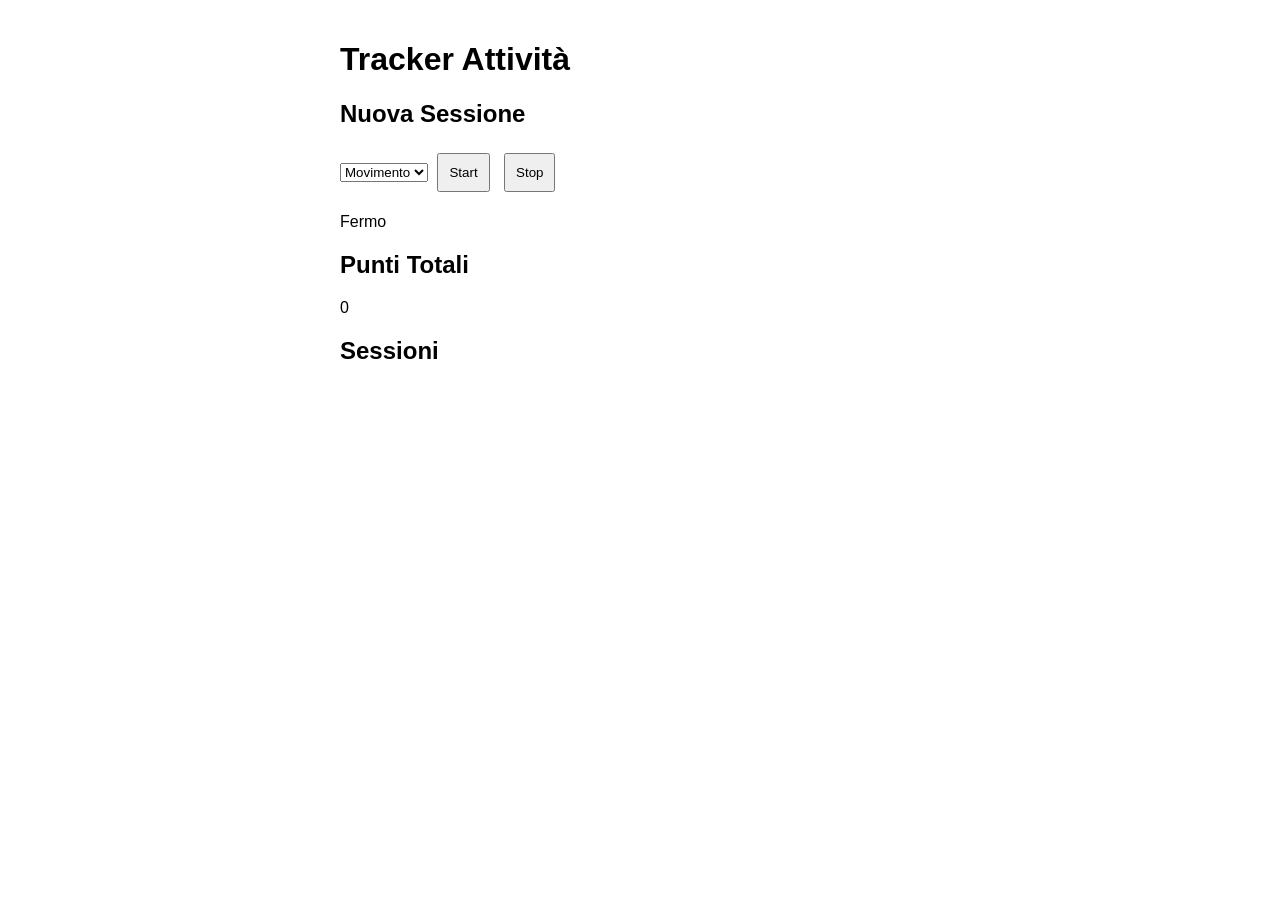
<file: index.html>
<!DOCTYPE html>
<html lang="it">
<head>
  <meta charset="UTF-8">
  <title>Tracker App</title>
  <link rel="stylesheet" href="style.css">
</head>
<body>

<h1>Tracker Attività</h1>

<section>
  <h2>Nuova Sessione</h2>

  <select id="type">
    <option value="movement">Movimento</option>
    <option value="device">Dispositivo</option>
  </select>

  <button id="startBtn">Start</button>
  <button id="stopBtn">Stop</button>

  <p id="status">Fermo</p>
</section>

<section>
  <h2>Punti Totali</h2>
  <p id="points">0</p>
</section>

<section>
  <h2>Sessioni</h2>
  <ul id="sessionList"></ul>
</section>

<script src="app.js"></script>
</body>
</html>
</file>
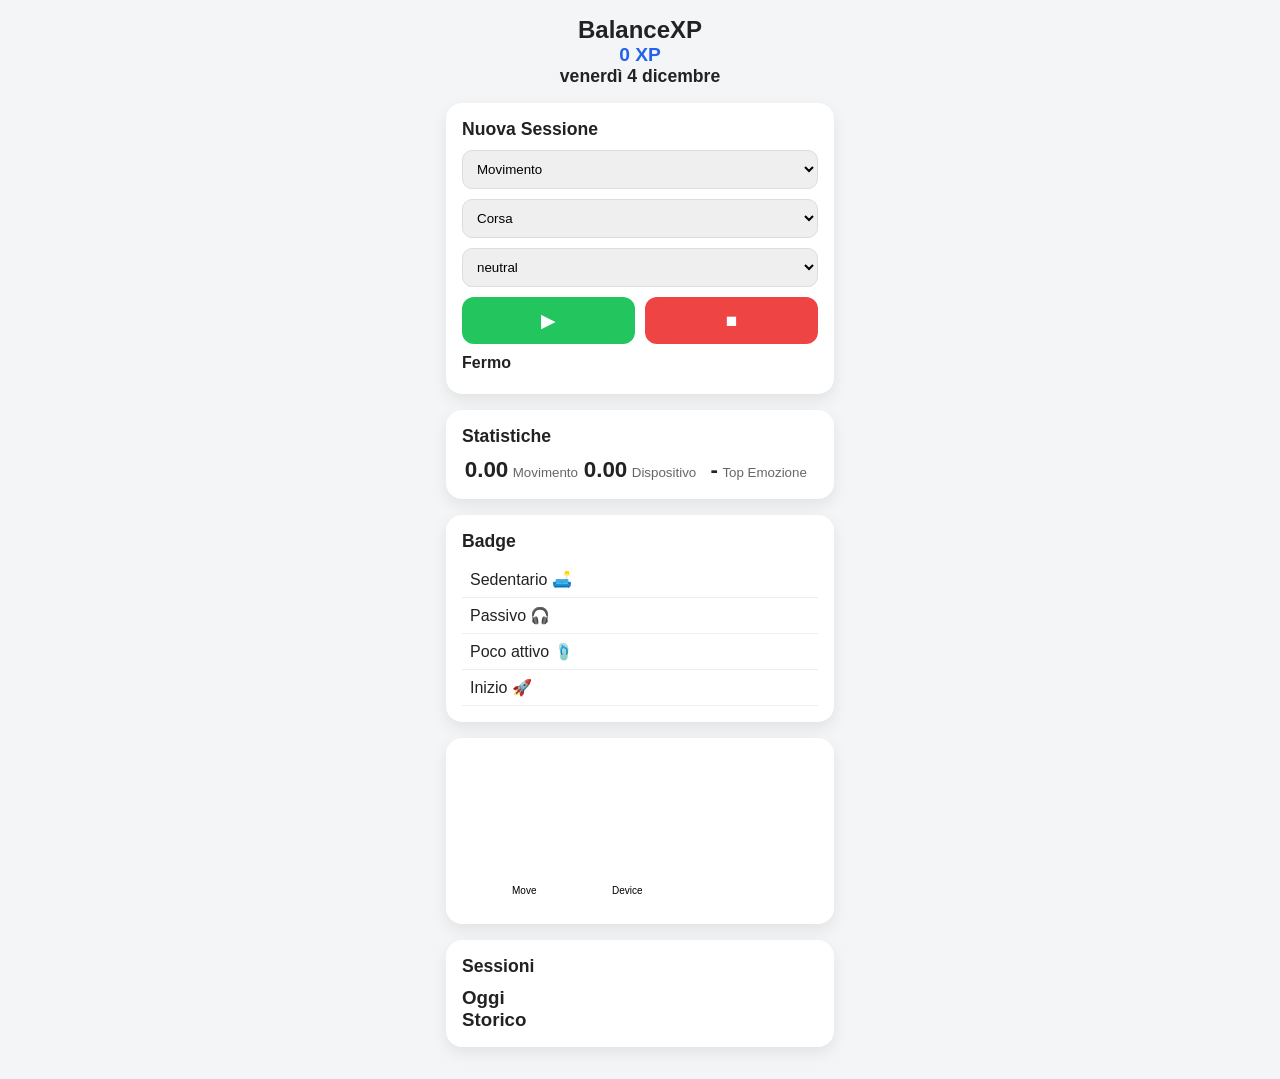
<file: index2.html>
<!DOCTYPE html>
<html lang="it">
<head>
  <meta charset="UTF-8">
  <title>Tracker App</title>
  <link rel="stylesheet" href="style2.css">
</head>
<body>

<div class="app">

  <!-- HEADER -->
  <header class="app-header">
    <h1>BalanceXP</h1>
    <p id="points">0 XP</p>
    <h2 id="todayDate"></h2>
  </header>

  <!-- SESSION CARD -->
  <section class="card">

    <h2>Nuova Sessione</h2>

    <select id="type">
        <option value="movement">Movimento</option>
        <option value="device">Dispositivo</option>
    </select>
    <select id="category"></select>
    <select id="emotion"></select>
    <select id="toneSelect"></select>

    <div class="buttons">
      <button id="startBtn">▶</button>
      <button id="stopBtn">■</button>
    </div>

    <p id="stato">Fermo</p>
    <p id="message"></p>

  </section>

  <!-- STATS -->
  <section class="card stats">
    <h2>Statistiche</h2>
    <div class="stat-grid">
      <div>
        <span id="moveTime">0</span>
        <small>Movimento</small>
      </div>
      <div>
        <span id="deviceTime">0</span>
        <small>Dispositivo</small>
      </div>
      <div>
        <span id="topEmotion">-</span>
        <small>Top Emozione</small>
      </div>
    </div>
  </section>

  <!-- BADGE -->
  <section class="card">
    <h2>Badge</h2>
    <ul id="badgeList"></ul>
  </section>

  <!-- GRAFICO -->
  <section class="card">
    <canvas id="chart"></canvas>
  </section>

  <!-- SESSION LIST -->
<div id="history"></div>
  <section class="card">
    <h2>Sessioni</h2>
    <h3>Oggi</h3>
    <ul id="todayList"></ul>

    <h3>Storico</h3>
    <ul id="sessionList"></ul>
  </section>

</div>

<script src="app2.js"></script>
</body>
</html>
</file>
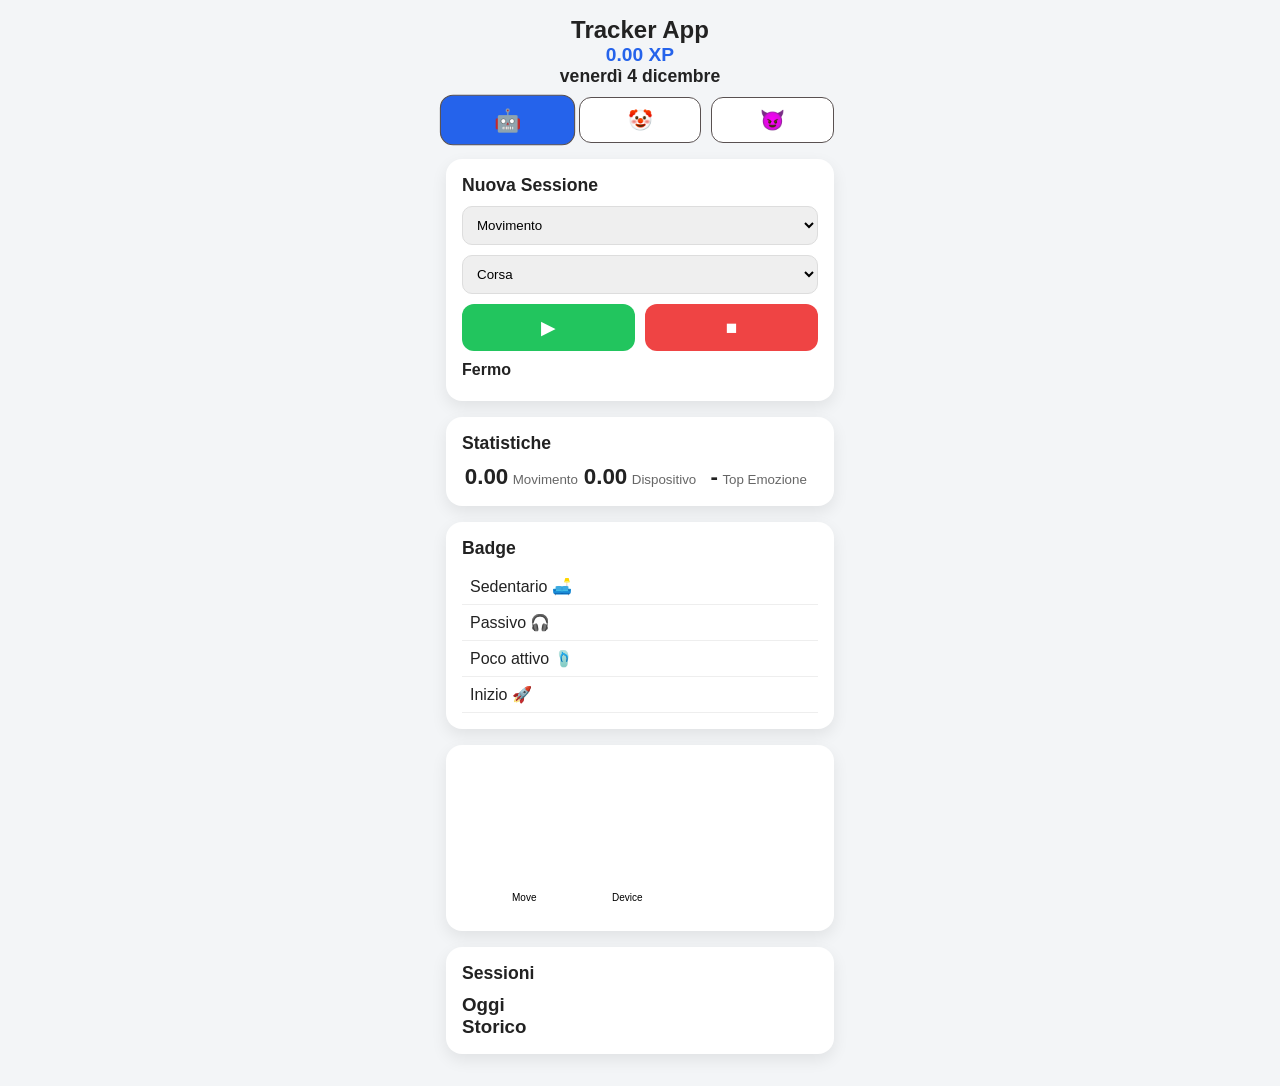
<file: index3.html>
<!DOCTYPE html>
<html lang="it">
<head>
  <meta charset="UTF-8">
  <title>Tracker App</title>
  <link rel="stylesheet" href="style3.css">
</head>
<body>

<div class="app">

  <!-- HEADER -->
  <header class="app-header">
    <h1>Tracker App</h1>
    <p id="points">0 XP</p>
    <h2 id="todayDate"></h2>
    <div class="tone-picker">
        <button data-tone="neutral">🤖</button>
        <button data-tone="ironic">🤡</button>
        <button data-tone="dark">😈</button>
    </div>
  </header>

  <!-- SESSION CARD -->
  <section class="card">

    <h2>Nuova Sessione</h2>

    <select id="type">
        <option value="movement">Movimento</option>
        <option value="device">Dispositivo</option>
    </select>
    <select id="category"></select>
    <select id="emotion"></select>

    <div class="buttons">
      <button id="startBtn">▶</button>
      <button id="stopBtn">■</button>
    </div>

    <p id="stato">Fermo</p>
    <p id="message"></p>

  </section>

  <!-- STATS -->
  <section class="card stats">
    <h2>Statistiche</h2>
    <div class="stat-grid">
      <div>
        <span id="moveTime">0</span>
        <small>Movimento</small>
      </div>
      <div>
        <span id="deviceTime">0</span>
        <small>Dispositivo</small>
      </div>
      <div>
        <span id="topEmotion">-</span>
        <small>Top Emozione</small>
      </div>
    </div>
  </section>

  <!-- BADGE -->
  <section class="card">
    <h2>Badge</h2>
    <ul id="badgeList"></ul>
  </section>

  <!-- GRAFICO -->
  <section class="card">
    <canvas id="chart"></canvas>
  </section>

  <!-- SESSION LIST -->

  <section class="card">
    <h2>Sessioni</h2>
    <h3>Oggi</h3>
    <ul id="todayList"></ul>

    <h3>Storico</h3>
    <div id="history"></div>
        <ul id="sessionList"></ul>
    </div>
  </section>



<script src="app3.js"></script>
</body>
</html>
</file>
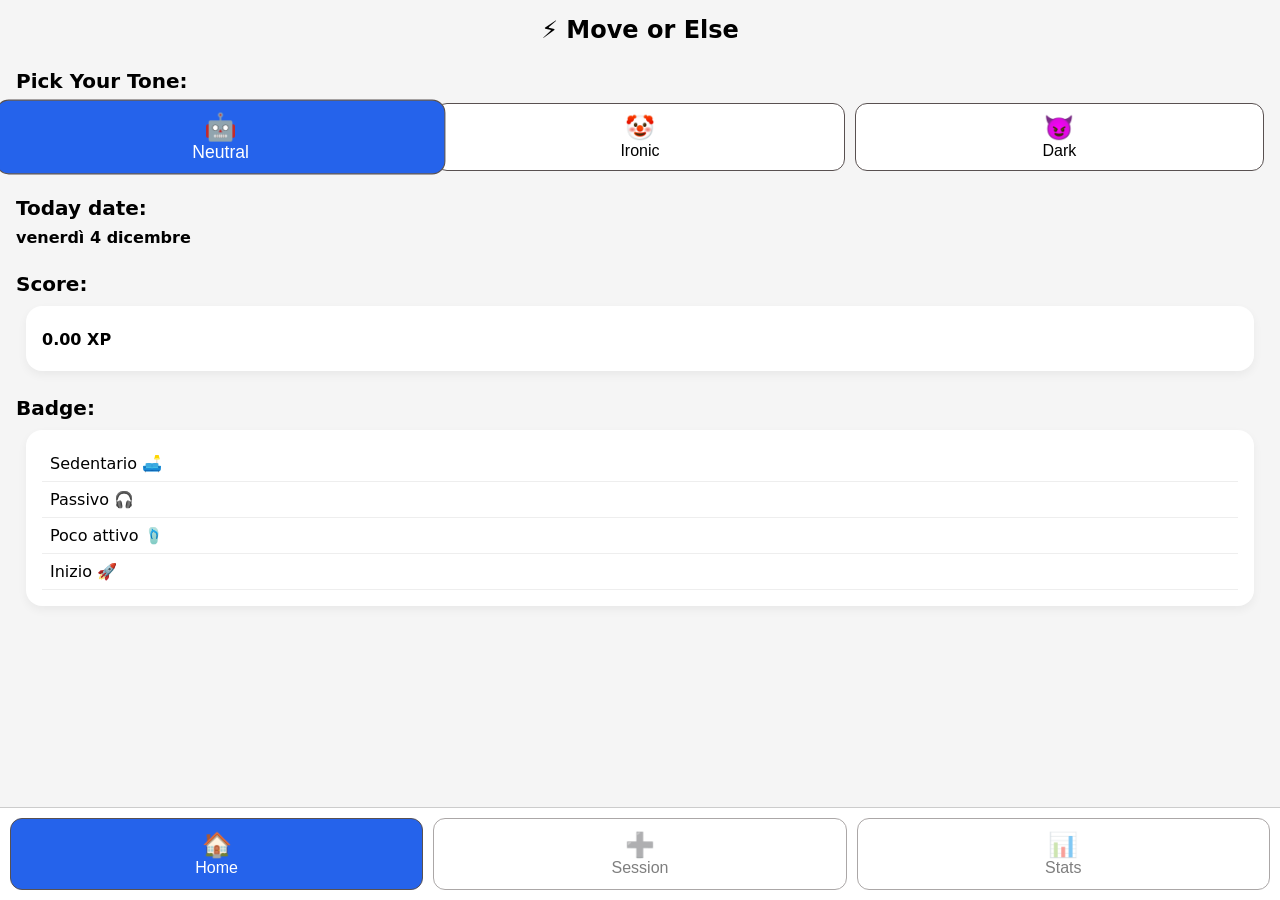
<file: index4.html>
<!DOCTYPE html>
<html lang="it">
<head>
  <meta charset="UTF-8">
  <meta name="viewport" content="width=device-width, initial-scale=1.0">
  <title>Tracker App</title>
  <link rel="stylesheet" href="style4.css">
</head>
<body>

<div id="app">

  <!-- SCREEN 1 -->
  <section id="screen-home" class="screen active">
    <h1>⚡ Move or Else</h1>
    <h2>Pick Your Tone:</h2>
    <div class="tone-picker">
        <button data-tone="neutral">
            <span class="tone-icon">🤖</span>
            <span class="tone-label">Neutral</span>
        </button>
        <button data-tone="ironic">
            <span class="tone-icon">🤡</span>
            <span class="tone-label">Ironic</span>
        </button>
        <button data-tone="dark">
            <span class="tone-icon">😈</span>
            <span class="tone-label">Dark</span>
        </button>
    </div>

    <h2 id="welcomeMessage"></h2>
    
    <h2 >Today date:</h2>
      <h3 id="todayDate"></h3>

    <h2>Score:</h2>
      <div class="card">
        <h3 id="points"></h3>
        <p id="message"></p>  
      </div>
    <h2>Badge:</h2>
      <div class="card">
        <ul id="badgeList"></ul>
      </div>
  </section>


  <!-- SCREEN 2 -->
  <section id="screen-session" class="screen">
    <h1>⚡ Move or Else</h1>
    <h2>New Session:</h2>
    <select id="type">
        <option value="movement">Movimento</option>
        <option value="device">Dispositivo</option>
    </select>
    <select id="category"></select>
    <select id="emotion"></select>

    <div class="buttons">
      <button id="startBtn">▶</button>
      <button id="stopBtn">■</button>
    </div>

    <p id="stato">Fermo</p>
    <p id="message"></p>
   
<!-- BADGE -->
  <h2>Last Badge:</h2>
  <div class="card">
        <p id="lastBadge"></p>
  </div>
 <!-- SESSIONS --> 
  <h2>Sessions:</h2>
  <div class="card">
        <h2>Sessioni</h2>
        <h3>Oggi</h3>
        <ul id="todayList"></ul>

        <h3>Storico</h3>
        <div id="history"></div>
            <ul id="sessionList"></ul>
        </div>
    </div>
  </section>


  <!-- SCREEN 3 -->
<section id="screen-stats" class="screen">
    <h1>⚡ Move or Else</h1>
    <h2>Stats</h2>
        <div class="stat-grid">
            <div>
                <span id="moveTime">0</span>
                <small>Movimento</small>
            </div>
            <div>
                <span id="deviceTime">0</span>
                <small>Dispositivo</small>
            </div>
                <div>
                <span id="topEmotion">-</span>
                <small>Top Emozione</small>
                </div>

        </div>

 <!-- GRAFICO -->
    <h2>Activity Over Time</h2>
    <div class="card chart-container">
        <canvas id="chart" width="200" height="200"></canvas>
        <div id="legend"></div>
    </div>
  </section>


  <!-- NAV BAR -->
    <nav class="nav">
        <button class="nav-btn active" data-screen="home">
            <span class="nav-icon">🏠</span>
            <span class="nav-label">Home</span>
        </button>
        <button class="nav-btn" data-screen="session">
            <span class="nav-icon">➕</span>
            <span class="nav-label">Session</span>
        </button>

        <button class="nav-btn" data-screen="stats">
            <span class="nav-icon">📊</span>
            <span class="nav-label">Stats</span>
        </button>
    </nav>

</div>

<script src="app4.js"></script>
</body>
</html>
</file>
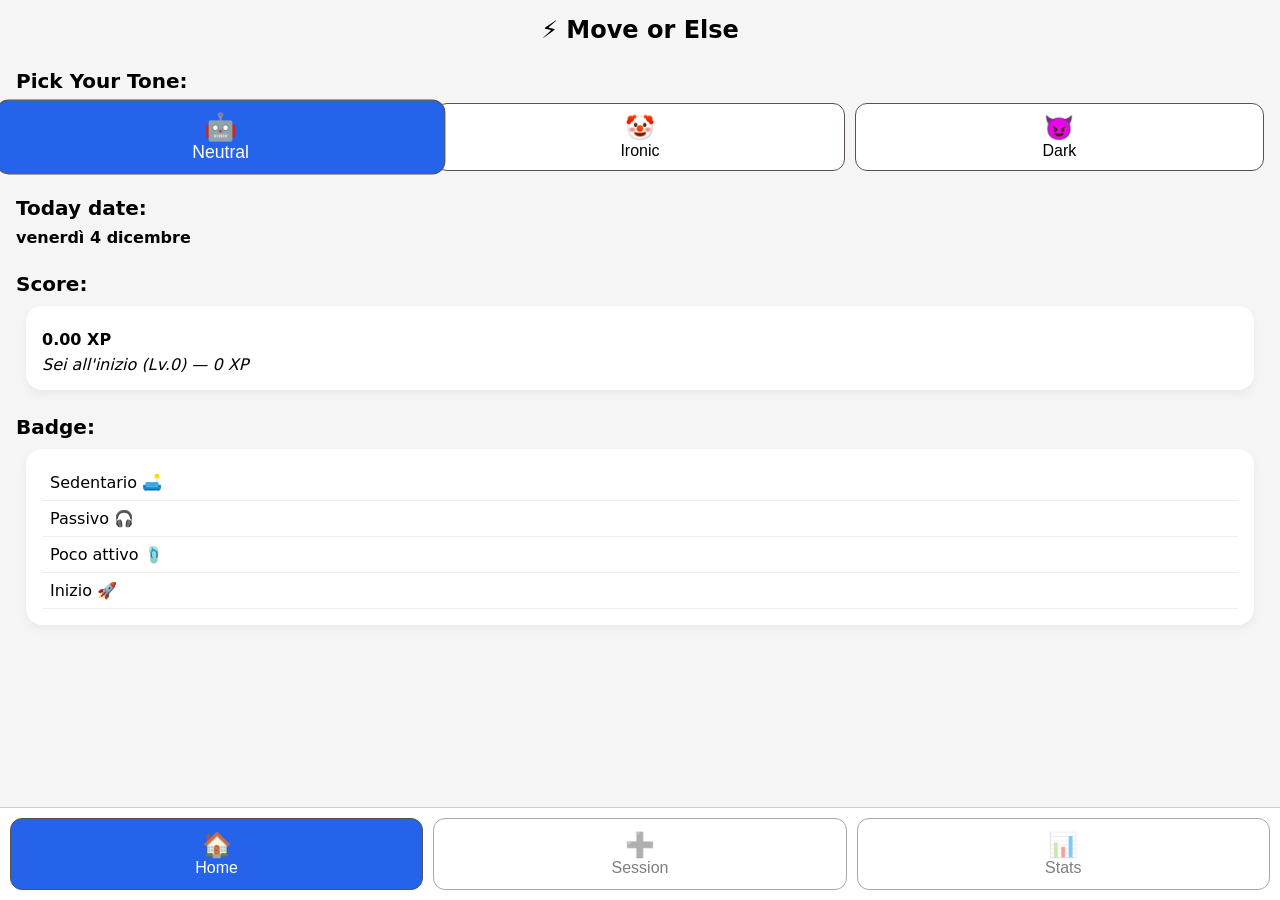
<file: index5.html>
<!DOCTYPE html>
<html lang="it">
<head>
  <meta charset="UTF-8">
  <meta name="viewport" content="width=device-width, initial-scale=1.0">
  <title>Tracker App</title>
  <link rel="stylesheet" href="style5.css">
</head>
<body>

<div id="app">

  <!-- SCREEN 1 -->
  <section id="screen-home" class="screen active">
    <h1>⚡ Move or Else</h1>
    <h2>Pick Your Tone:</h2>
    <div class="tone-picker">
        <button data-tone="neutral">
            <span class="tone-icon">🤖</span>
            <span class="tone-label">Neutral</span>
        </button>
        <button data-tone="ironic">
            <span class="tone-icon">🤡</span>
            <span class="tone-label">Ironic</span>
        </button>
        <button data-tone="dark">
            <span class="tone-icon">😈</span>
            <span class="tone-label">Dark</span>
        </button>
    </div>

    <h2 id="welcomeMessage"></h2>
    
    <h2 >Today date:</h2>
      <h3 id="todayDate"></h3>

    <h2>Score:</h2>
      <div class="card">
        <h3 id="points"></h3>
        <p id="message"></p>  
      </div>
    <h2>Badge:</h2>
      <div class="card">
        <ul id="badgeList"></ul>
      </div>
  </section>


  <!-- SCREEN 2 -->
  <section id="screen-session" class="screen">
    <h1>⚡ Move or Else</h1>
    <h2>New Session:</h2>
    <select id="type">
        <option value="movement">Movimento</option>
        <option value="device">Dispositivo</option>
    </select>
    <select id="category"></select>
    <select id="emotion"></select>

    <div class="buttons">
      <button id="startBtn">▶</button>
      <button id="stopBtn">■</button>
    </div>

    <p id="stato">Fermo</p>
    <p id="message"></p>
   
<!-- BADGE -->
  <h2>Last Badge:</h2>
  <div class="card">
        <p id="lastBadge"></p>
  </div>
 <!-- SESSIONS --> 
  <h2>Sessions:</h2>
  <div class="card">
        <h2>Sessioni</h2>
        <h3>Oggi</h3>
        <ul id="todayList"></ul>

        <h3>Storico</h3>
        <div id="history"></div>
            <ul id="sessionList"></ul>
        </div>
    </div>
  </section>


  <!-- SCREEN 3 -->
<section id="screen-stats" class="screen">
    <h1>⚡ Move or Else</h1>
    <h2>Stats</h2>
        <div class="stat-grid">
            <div>
                <span id="moveTime">0</span>
                <small>Movimento</small>
            </div>
            <div>
                <span id="deviceTime">0</span>
                <small>Dispositivo</small>
            </div>
            <div>
                <span id="topEmotion">-</span>
                <small>Top Emozione</small>
            </div>
            <div>
                <span id="streak">0</span>
                <small>Streak</small>
            </div>
            <div>
                <span id="emotionScore">0</span>
                <small>Mind Score</small>
            </div>
            <div>
                <span id="level">0</span>
                <small>Level</small>
            </div>
        </div>

 <!-- GRAFICO -->
    <h2>Activity Over Time</h2>
    <div class="card chart-container">
        <canvas id="chart" width="200" height="200"></canvas>
        <div id="legend"></div>
    </div>
  </section>


  <!-- NAV BAR -->
    <nav class="nav">
        <button class="nav-btn active" data-screen="home">
            <span class="nav-icon">🏠</span>
            <span class="nav-label">Home</span>
        </button>
        <button class="nav-btn" data-screen="session">
            <span class="nav-icon">➕</span>
            <span class="nav-label">Session</span>
        </button>

        <button class="nav-btn" data-screen="stats">
            <span class="nav-icon">📊</span>
            <span class="nav-label">Stats</span>
        </button>
    </nav>

</div>

<script src="app5.js"></script>
</body>
</html>
</file>
<file: style.css>
body {
  font-family: Arial;
  padding: 20px;
  max-width: 600px;
  margin: auto;
}

button {
  padding: 10px;
  margin: 5px;
}

section {
  margin-bottom: 20px;
}

@media (max-width: 600px) {
  body {
    padding: 10px;
  }
}
</file>
<file: style2.css>
/* RESET */
* {
  box-sizing: border-box;
  margin: 0;
  padding: 0;
}

/* BASE */
body {
  font-family: -apple-system, BlinkMacSystemFont, sans-serif;
  background: #f3f5f7;
  color: #222;
}

/* APP CONTAINER */
.app {
  max-width: 420px;
  margin: auto;
  padding: 16px;
}

/* HEADER */
.app-header {
  text-align: center;
  margin-bottom: 16px;
}

.app-header h1 {
  font-size: 1.5rem;
}

.app-header p {
  font-size: 1.2rem;
  color: #2563eb;
  font-weight: bold;
}

/* CARD */
.card {
  background: white;
  padding: 16px;
  border-radius: 16px;
  margin-bottom: 16px;
  box-shadow: 0 6px 16px rgba(0,0,0,0.08);
}

/* TITOLI */
h2 {
  margin-bottom: 10px;
  font-size: 1.1rem;
}

/* SELECT */
select {
  width: 100%;
  padding: 10px;
  margin-bottom: 10px;
  border-radius: 10px;
  border: 1px solid #ddd;
}

/* BUTTONS */
.buttons {
  display: flex;
  gap: 10px;
}

button {
  flex: 1;
  padding: 12px;
  border-radius: 12px;
  border: none;
  font-size: 1.2rem;
  cursor: pointer;
}
#emotion {
  display: none;
}

#startBtn {
  background: #22c55e;
  color: white;
}

#stopBtn {
  background: #ef4444;
  color: white;
}

/* STATUS */
#stato {
  margin-top: 10px;
  font-weight: bold;
}

#message {
  margin-top: 6px;
  font-style: italic;
}

/* STATS GRID */
.stat-grid {
  display: grid;
  grid-template-columns: repeat(3, 1fr);
  text-align: center;
}

.stat-grid span {
  font-size: 1.4rem;
  font-weight: bold;
}

.stat-grid small {
  color: #666;
}

/* LIST */
ul {
  list-style: none;
}

li {
  padding: 8px;
  border-bottom: 1px solid #eee;
}

/* IRONIC MODE (collegato al tuo tone) */
body.ironic {
  background: #cbdbeb;
  color: #292438;
}

body.ironic.card {
  background: #1e293b;
}

/* DARK MODE (collegato al tuo tone) */
body.dark {
  background: #0f1720;
  color: white;
}

body.dark.card {
  background: #1e293b;
}


/* RESPONSIVE EXTRA */
@media (max-width: 400px) {
  .app {
    padding: 10px;
  }
}
</file>
<file: style3.css>
/* RESET */
* {
  box-sizing: border-box;
  margin: 0;
  padding: 0;
}

:root {
  --primary: #2563eb;
  --surface: white;
  --text: #222;
  --text-soft: #666;
  --shadow: 0 6px 16px rgba(0,0,0,0.08);

}

/* BASE */
body {
  font-family: -apple-system, BlinkMacSystemFont, sans-serif;
  background: #f3f5f7;
  color: #222;
}

/* APP CONTAINER */
.app {
  max-width: 420px;
  margin: auto;
  padding: 16px;
}

/* HEADER */
.app-header {
  text-align: center;
  margin-bottom: 16px;
}

.app-header h1 {
  font-size: 1.5rem;
}

.app-header p {
  font-size: 1.2rem;
  color: #2563eb;
  font-weight: bold;
}

/* CARD */
.card {
  background: white;
  padding: 16px;
  border-radius: 16px;
  margin-bottom: 16px;
  box-shadow: 0 6px 16px rgba(0,0,0,0.08);
}

/* TITOLI */
h2 {
  margin-bottom: 10px;
  font-size: 1.1rem;
}

/* SELECT */
select {
  width: 100%;
  padding: 10px;
  margin-bottom: 10px;
  border-radius: 10px;
  border: 1px solid #ddd;
}

/* BUTTONS */
.buttons {
  display: flex;
  gap: 10px;
}

button {
  flex: 1;
  padding: 12px;
  border-radius: 12px;
  border: none;
  font-size: 1.2rem;
  cursor: pointer;
}
#emotion {
  display: none;
}

#startBtn {
  background: #22c55e;
  color: white;
}

#stopBtn {
  background: #ef4444;
  color: white;
}

.tone-picker {
  display: flex;
  gap: 10px;
  margin-bottom: 10px;
}

.tone-picker button {
  font-size: 20px;
  border: 1px solid #595151;
  background-color: var(--surface);
  padding: 10px;
  border-radius: 12px;
  cursor: pointer;
  transition: all 0.2s ease;
}

.tone-picker button.active {
  background-color: var(--primary);
  color: white;
  transform: scale(1.1);
}

.emoji-picker {
  display: flex;
  gap: 6px;
  margin-top: 6px;
}

.emoji-picker span {
  cursor: pointer;
  font-size: 20px;
  transition: transform 0.15s ease;
}

.emoji-picker span:hover {
  transform: scale(1.3);
}

.emoji-selected {
  font-size: 20px;
}

.session-card {
  background: var(--surface);
  padding: 12px;
  border-radius: 14px;
  margin-bottom: 10px;
  box-shadow: var(--shadow);
}

.session-top {
  display: flex;
  justify-content: space-between;
  font-size: 12px;
  color: var(--text-soft);
}

.session-main {
  margin-top: 6px;
}

.session-bottom {
  margin-top: 8px;
}

/* STATUS */
#stato {
  margin-top: 10px;
  font-weight: bold;
}

#message {
  margin-top: 6px;
  font-style: italic;
}

/* STATS GRID */
.stat-grid {
  display: grid;
  grid-template-columns: repeat(3, 1fr);
  text-align: center;
}

.stat-grid span {
  font-size: 1.4rem;
  font-weight: bold;
}

.stat-grid small {
  color: #666;
}

/* LIST */
ul {
  list-style: none;
}

li {
  padding: 8px;
  border-bottom: 1px solid #eee;
}

/* IRONIC MODE (collegato al tuo tone) */
body.ironic {
  background: #cbdbeb;
  color: #292438;
}

body.ironic.card {
  background: #1e293b;
}

/* DARK MODE (collegato al tuo tone) */
body.dark {
  background: #0f1720;
  color: white;
}

body.dark.card {
  background: #1e293b;
}


/* RESPONSIVE EXTRA */
@media (max-width: 400px) {
  .app {
    padding: 10px;
  }
}
</file>
<file: style4.css>
/* RESET */
* {
  box-sizing: border-box;
  margin: 0;
  padding: 0;
}

:root {
  --primary: #2563eb;
  --surface: white;
  --text: #382222;
  --text-soft: #604c4c;
  --shadow: 0 6px 16px rgba(0,0,0,0.08);

}

/* BASE */
body {
  font-family: system-ui, sans-serif;
  background: #f5f5f5;
  font-size: 16px;  
}

/* APP CONTAINER */
#app {
  max-width: 500px; /* stile app */
  margin: auto;
  padding-bottom: 80px; /* spazio navbar */
}

/* SCREEN */

.screen {
  display: none;
  position: absolute;
  top: 0;
  left: 0;
  width: 100%;
  transition: all 0.3s ease;
  padding: 16px;
}

.screen.active {
  display: block;
}

/* HEADER */
.app-header {
  text-align: center;
  margin-bottom: 16px;
}

.app-header h1 {
  font-size: 1.5rem;
}

.app-header p {
  font-size: 1.2rem;
  color: #2563eb;
  font-weight: bold;
}

/* CARD */
.card {
  background: white;
  padding: 16px;
  border-radius: 16px;
  margin: 10px;
  box-shadow: 0 4px 10px rgba(0,0,0,0.05);
}

/* TITOLI */
h1 {
  font-size: 24px;
  margin-bottom: 15px;
  text-align: center;
}

h2 {
  font-size: 20px;
  margin: 25px 0 0 0;
}

h3 {
  font-size: 16px;
  margin: 8px 0 0 0;
}

/* SELECT */
select {
  width: 100%;
  padding: 12px;
  font-size: 16px;
  margin-bottom: 10px;
  border-radius: 10px;
}

/* BOTTONI */
button {
  font-size: 18px;
  padding: 12px;
  border-radius: 12px;
  border: none;
  background: #ddd;
  width: 100%;
}

.buttons {
  display: flex;
  gap: 10px;
}

.buttons button {
  flex: 1;
  font-size: 22px;
}

#emotion {
  display: none;
}

#startBtn {
  background: #22c55e;
  color: white;
}

#stopBtn {
  background: #ef4444;
  color: white;
}

/* TONE PICKER */
.tone-picker {
  display: flex;
  justify-content: space-around;
  margin: 10px 0;
  gap: 10px;
}

.tone-picker button {
  font-size: 24px;
  border: 1px solid #595151;
  background-color: var(--surface);
  padding: 10px;
  border-radius: 12px;
  /* cursor: pointer; */
  transition: all 0.2s ease;
}
.tone-label {
  display: block;
  font-size: 16px;
}

.tone-picker .active {
  background-color: var(--primary);
  color: white;
  transform: scale(1.1);
}

.emoji-picker {
  display: flex;
  gap: 6px;
  margin-top: 6px;
}

.emoji-picker span {
  cursor: pointer;
  font-size: 20px;
  transition: transform 0.15s ease;
}

.emoji-picker span:hover {
  transform: scale(1.3);
}

.emoji-selected {
  font-size: 20px;
}

/* SESSION CARD */
.session-card {
  background: white;
  padding: 12px;
  border-radius: 12px;
  margin-bottom: 8px;
}

.session-top {
  display: flex;
  justify-content: space-between;
  font-size: 12px;
  color: var(--text-soft);
}

.session-main {
  margin-top: 6px;
}

.session-bottom {
  margin-top: 8px;
}

/* STATUS */
#stato {
  margin-top: 10px;
  font-weight: bold;
}

#message {
  margin-top: 6px;
  font-style: italic;
}
/* STAT GRID */
.stat-grid {
  display: grid;
  grid-template-columns: repeat(3, 1fr);
  text-align: center;
  margin-bottom: 15px;
}

.stat-grid span {
  font-size: 20px;
  font-weight: bold;
}

.stat-grid small {
  display: block;
  color: #666;
}

/* LIST */
ul {
  list-style: none;
}

li {
  padding: 8px;
  border-bottom: 1px solid #eee;
}

/* CHARTS */
.chart-container {
  display: flex;
  align-items: center;
  gap: 16px;
}

#legend {
  font-size: 12px;
}

/* NAVBAR */

.nav{
  position: fixed;
  bottom: 0;
  left: 0;
  width: 100%;
  display: flex;
  justify-content: space-around;
  gap: 10px;
  background: white;
  padding: 10px;
  border-top: 1px solid #ccc;
}

.nav-btn {
  background: none;
  opacity: 0.5;
  border: 1px solid #595151;
  font-size: 24px;
  /*transition: all 0.2s ease;*/
}

.nav-label {
  display: block;
  font-size: 16px;
}

/* active */
.nav-btn.active {
  opacity: 1;
  background-color: var(--primary);
  color: white;  
  /*transform: scale(1.1);*/
}

/* MODES */
/* IRONIC MODE (collegato al tuo tone) */
body.ironic {
  background: #6d98c3;
  color: #292438;
}

body.ironic.card {
  background: #d2dded;
}

/* DARK MODE (collegato al tuo tone) */
body.dark {
  background: #5a0c6f;
  color: #292438;
}

body.dark.card {
  background: #9c37b8;
}



/* RESPONSIVE EXTRA */
@media (max-width: 400px) {
  .app {
    padding: 10px;
  }
}
</file>
<file: style5.css>
/* RESET */
* {
  box-sizing: border-box;
  margin: 0;
  padding: 0;
}

:root {
  --primary: #2563eb;
  --surface: white;
  --text: #382222;
  --text-soft: #604c4c;
  --shadow: 0 6px 16px rgba(0,0,0,0.08);

}

/* BASE */
body {
  font-family: system-ui, sans-serif;
  background: #f5f5f5;
  font-size: 16px;  
}

/* APP CONTAINER */
#app {
  max-width: 500px; /* stile app */
  margin: auto;
  padding-bottom: 80px; /* spazio navbar */
}

/* SCREEN */

.screen {
  display: none;
  position: absolute;
  top: 0;
  left: 0;
  width: 100%;
  transition: all 0.3s ease;
  padding: 16px;
}

.screen.active {
  display: block;
}

/* HEADER */
.app-header {
  text-align: center;
  margin-bottom: 16px;
}

.app-header h1 {
  font-size: 1.5rem;
}

.app-header p {
  font-size: 1.2rem;
  color: #2563eb;
  font-weight: bold;
}

/* CARD */
.card {
  background: white;
  padding: 16px;
  border-radius: 16px;
  margin: 10px;
  box-shadow: 0 4px 10px rgba(0,0,0,0.05);
}

/* TITOLI */
h1 {
  font-size: 24px;
  margin-bottom: 15px;
  text-align: center;
}

h2 {
  font-size: 20px;
  margin: 25px 0 0 0;
}

h3 {
  font-size: 16px;
  margin: 8px 0 0 0;
}

/* SELECT */
select {
  width: 100%;
  padding: 12px;
  font-size: 16px;
  margin-bottom: 10px;
  border-radius: 10px;
}

/* BOTTONI */
button {
  font-size: 18px;
  padding: 12px;
  border-radius: 12px;
  border: none;
  background: #ddd;
  width: 100%;
}

.buttons {
  display: flex;
  gap: 10px;
}

.buttons button {
  flex: 1;
  font-size: 22px;
}

#emotion {
  display: none;
}

#startBtn {
  background: #22c55e;
  color: white;
}

#stopBtn {
  background: #ef4444;
  color: white;
}

/* TONE PICKER */
.tone-picker {
  display: flex;
  justify-content: space-around;
  margin: 10px 0;
  gap: 10px;
}

.tone-picker button {
  font-size: 24px;
  border: 1px solid #595151;
  background-color: var(--surface);
  padding: 10px;
  border-radius: 12px;
  /* cursor: pointer; */
  transition: all 0.2s ease;
}
.tone-label {
  display: block;
  font-size: 16px;
}

.tone-picker .active {
  background-color: var(--primary);
  color: white;
  transform: scale(1.1);
}

.emoji-picker {
  display: flex;
  gap: 6px;
  margin-top: 6px;
}

.emoji-picker span {
  cursor: pointer;
  font-size: 20px;
  transition: transform 0.15s ease;
}

.emoji-picker span:hover {
  transform: scale(1.3);
}

.emoji-selected {
  font-size: 20px;
}

/* SESSION CARD */
.session-card {
  background: white;
  padding: 12px;
  border-radius: 12px;
  margin-bottom: 8px;
}

.session-top {
  display: flex;
  justify-content: space-between;
  font-size: 12px;
  color: var(--text-soft);
}

.session-main {
  margin-top: 6px;
}

.session-bottom {
  margin-top: 8px;
}

/* STATUS */
#stato {
  margin-top: 10px;
  font-weight: bold;
}

#message {
  margin-top: 6px;
  font-style: italic;
}
/* STAT GRID */
.stat-grid {
  display: grid;
  grid-template-columns: repeat(3, 1fr);
  text-align: center;
  margin-bottom: 15px;
}

.stat-grid span {
  font-size: 20px;
  font-weight: bold;
}

.stat-grid small {
  display: block;
  color: #666;
}

/* LIST */
ul {
  list-style: none;
}

li {
  padding: 8px;
  border-bottom: 1px solid #eee;
}

/* CHARTS */
.chart-container {
  display: flex;
  align-items: center;
  gap: 16px;
}

#legend {
  font-size: 12px;
}

/* NAVBAR */

.nav{
  position: fixed;
  bottom: 0;
  left: 0;
  width: 100%;
  display: flex;
  justify-content: space-around;
  gap: 10px;
  background: white;
  padding: 10px;
  border-top: 1px solid #ccc;
}

.nav-btn {
  background: none;
  opacity: 0.5;
  border: 1px solid #595151;
  font-size: 24px;
  /*transition: all 0.2s ease;*/
}

.nav-label {
  display: block;
  font-size: 16px;
}

/* active */
.nav-btn.active {
  opacity: 1;
  background-color: var(--primary);
  color: white;  
  /*transform: scale(1.1);*/
}

/* MODES */
/* IRONIC MODE (collegato al tuo tone) */
body.ironic {
  background: #6d98c3;
  color: darkblue;
}

body.ironic.card {
  background: #d2dded;
}

/* DARK MODE (collegato al tuo tone) */
body.dark {
  background: #5a0c6f;
  color: #a996e1;
}

body.dark.card {
  background: #9c37b8;
}



/* RESPONSIVE EXTRA */
@media (max-width: 400px) {
  .app {
    padding: 10px;
  }
}
</file>
